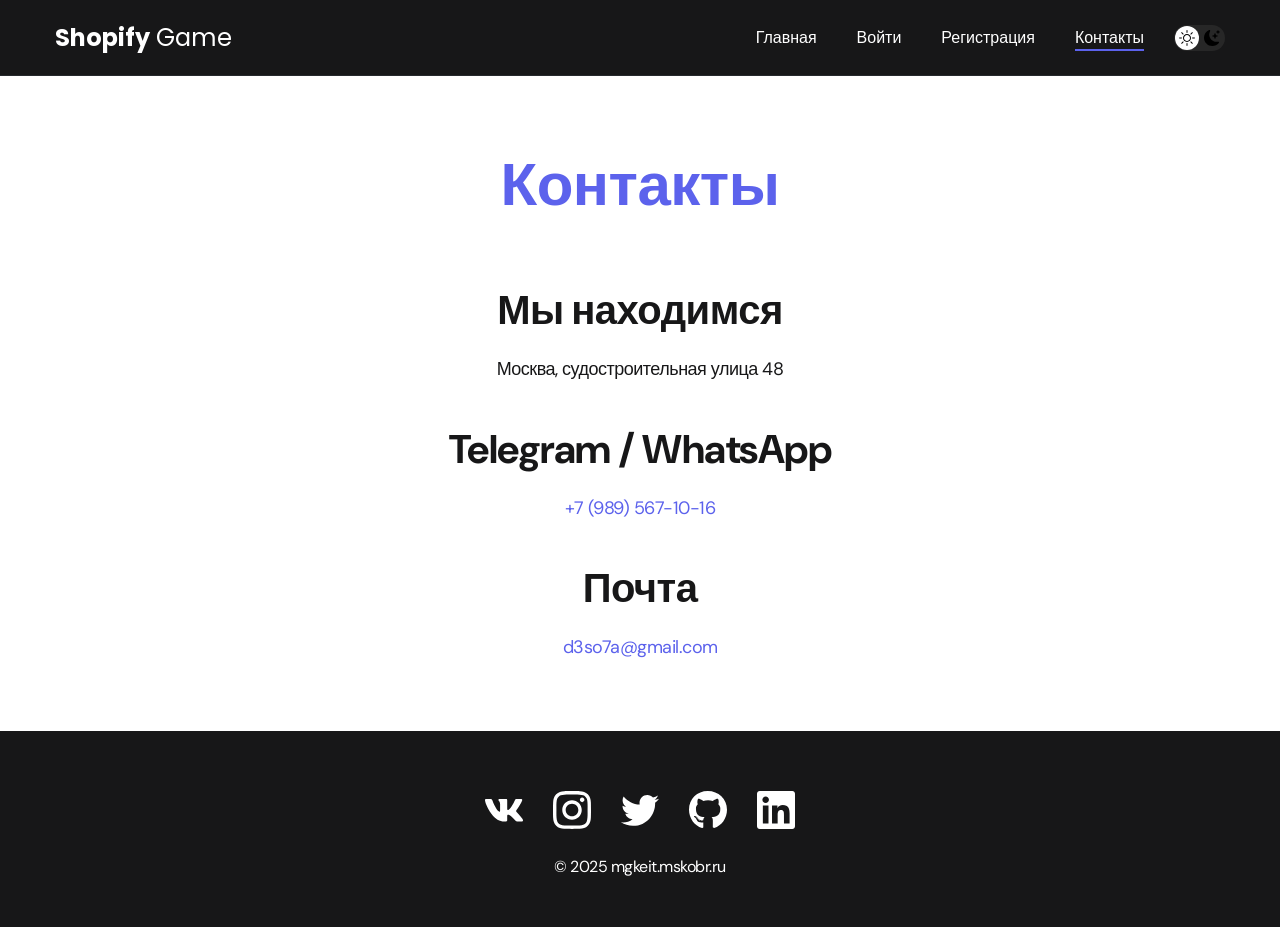
<file: contacts.html>
<!DOCTYPE html>
<html lang="en">
<head>
    <meta charset="UTF-8">
    <meta http-equiv="X-UA-Compatible" content="IE=edge">
    <meta name="viewport" content="width=device-width, initial-scale=1.0">
    <title>webproject</title>
    <link rel="stylesheet" href="./css/main.css">
</head>
<body>
    <nav class="nav">
        <div class="container">
            <div class="nav-row">
                <a href="./index.html" class="logo"><strong>Shopify</strong> Game</a>

                <button class="dark-mode-btn">
                    <img src="./img/icons/sun.svg" alt="Light mode" class="dark-mode-btn__icon">
                    <img src="./img/icons/moon.svg" alt="Dark mode" class="dark-mode-btn__icon">
                </button>
                
                <ul class="nav-list">
                    <li class="nav-list__item"><a href="./index.html" class="nav-list__link">Главная</a></li>
                    <li class="nav-list__item"><a href="./skills.html" class="nav-list__link">Войти</a></li>
                    <li class="nav-list__item"><a href="./skills.html" class="nav-list__link">Регистрация</a></li>
                    <li class="nav-list__item"><a href="./contacts.html" class="nav-list__link nav-list__link--active">Контакты</a></li>
                </ul>
            </div>
        </div>
    </nav>

    <main class="section">
        <div class="container">
                <h1 class="title-1">Контакты</h1>

                <ul class="content-list">
                    <li class="content-list__item">
                        <h2 class="title-2">Мы находимся</h2>
                        <p>Москва, судостроительная улица 48</p>
                    </li>
                    <li class="content-list__item">
                        <h2 class="title-2">Telegram / WhatsApp</h2>
                        <p><a href="tel:+79051234567">+7 (989) 567-10-16</a></p>
                    </li>
                    <li class="content-list__item">
                        <h2 class="title-2">Почта</h2>
                        <p><a href="mailto:webdev@protonmail.com">d3so7a@gmail.com</a></p>
                    </li>
                </ul>

        </div>
    </main>

    <footer class="footer">
        <div class="container">
            <div class="footer__wrapper">
                <ul class="social">
                    <li class="social__item"><a href="#!"><img src="./img/icons/vk.svg" alt="Link"></a></li>
                    <li class="social__item"><a href="#!"><img src="./img/icons/instagram.svg" alt="Link"></a></li>
                    <li class="social__item"><a href="#!"><img src="./img/icons/twitter.svg" alt="Link"></a></li>
                    <li class="social__item"><a href="#!"><img src="./img/icons/gitHub.svg" alt="Link"></a></li>
                    <li class="social__item"><a href="#!"><img src="./img/icons/linkedIn.svg" alt="Link"></a></li>
                </ul>
                <div class="copyright">
                    <p>© 2025 mgkeit.mskobr.ru</p>
                </div>
            </div>
        </div>
    </footer>

    <script src="./js/main.js"></script>

</body>
</html>
</file>
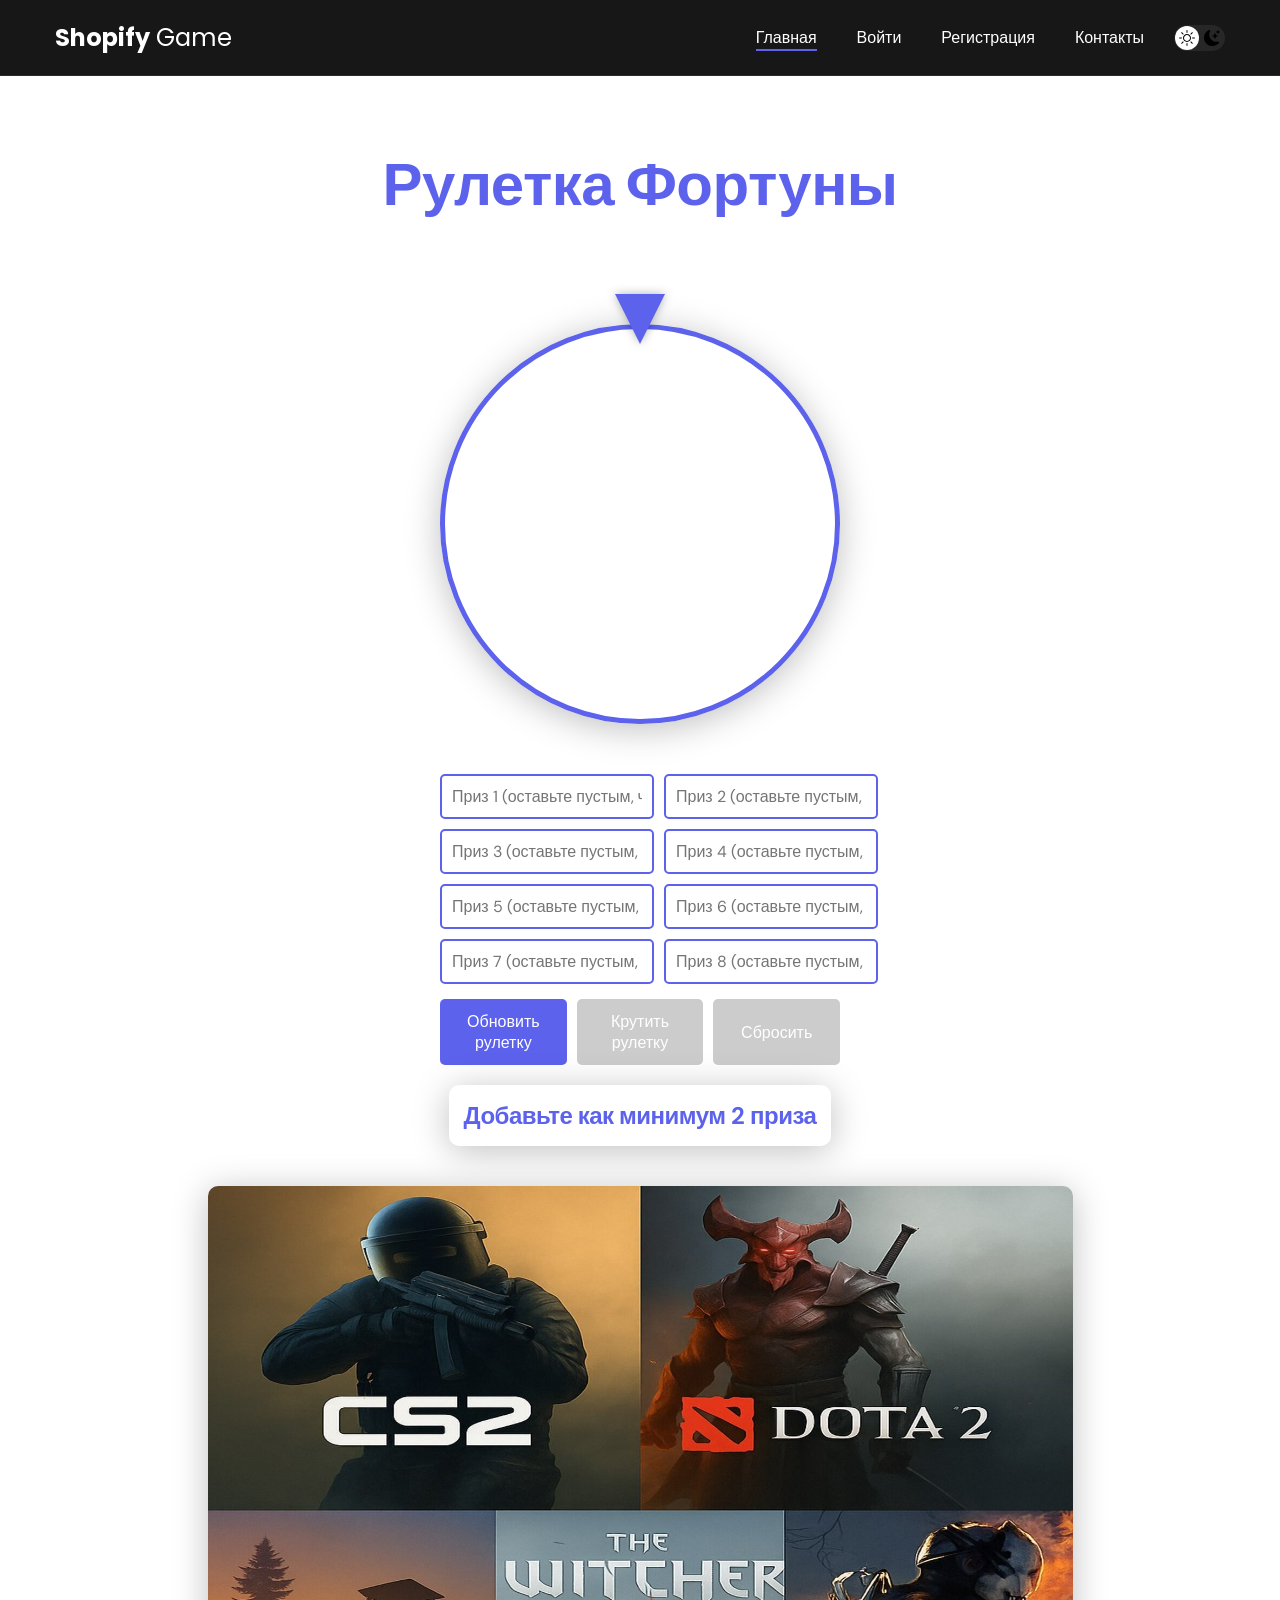
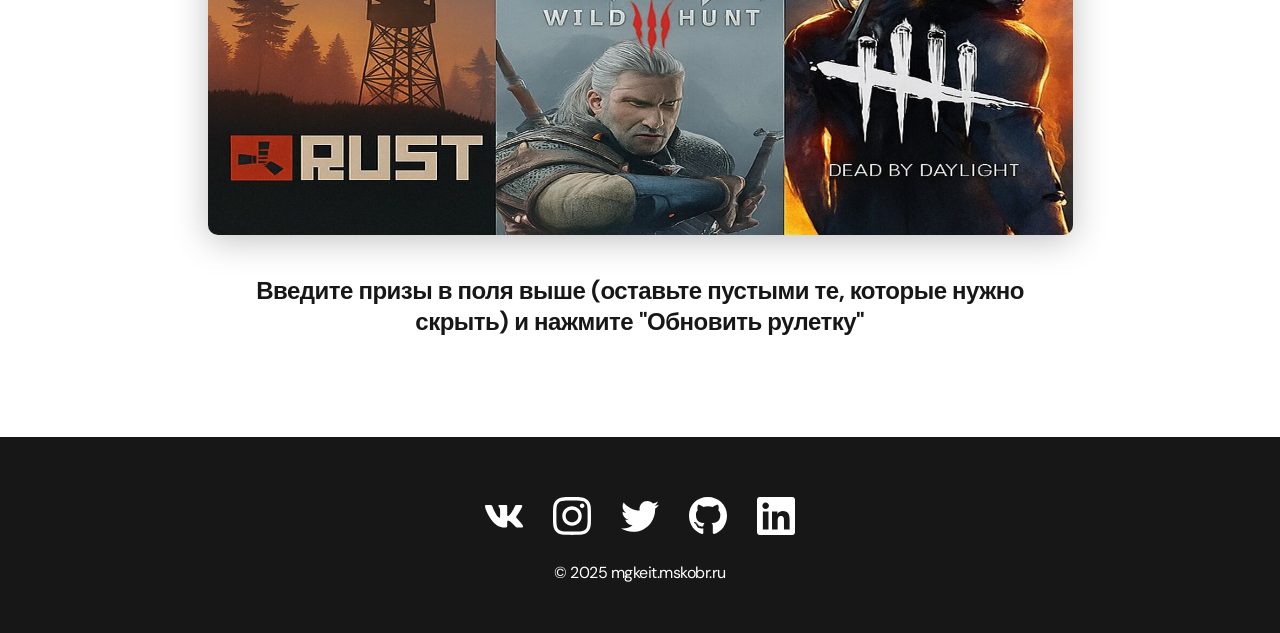
<file: project-page.html>
<!DOCTYPE html>
<html lang="en">
<head>
    <meta charset="UTF-8">
    <meta http-equiv="X-UA-Compatible" content="IE=edge">
    <meta name="viewport" content="width=device-width, initial-scale=1.0">
    <title>Рулетка Фортуны</title>
    <link rel="stylesheet" href="./css/main.css">
    <style>
        /* Fortune Wheel Styles */
        .wheel-container {
            display: flex;
            flex-direction: column;
            align-items: center;
            margin: 40px 0;
        }
        
        .wheel-wrapper {
            position: relative;
            width: 400px;
            height: 400px;
            margin-bottom: 30px;
        }
        
        #wheel {
            width: 100%;
            height: 100%;
            position: relative;
            border-radius: 50%;
            overflow: hidden;
            box-shadow: var(--box-shadow);
            border: 5px solid var(--accent);
            transition: transform 4s cubic-bezier(0.17, 0.67, 0.12, 0.99);
        }
        
        #wheel-pointer {
            position: absolute;
            top: -30px;
            left: 50%;
            transform: translateX(-50%);
            width: 0;
            height: 0;
            border-left: 25px solid transparent;
            border-right: 25px solid transparent;
            border-top: 50px solid var(--accent);
            z-index: 10;
            filter: drop-shadow(0 0 5px rgba(0,0,0,0.3));
        }
        
        .wheel-controls {
            display: flex;
            flex-direction: column;
            gap: 15px;
            width: 400px;
            margin-top: 20px;
        }
        
        .prize-inputs {
            display: grid;
            grid-template-columns: 1fr 1fr;
            gap: 10px;
        }
        
        .prize-inputs input {
            padding: 10px;
            border: 2px solid var(--accent);
            border-radius: 5px;
            font-size: 16px;
        }
        
        .wheel-buttons {
            display: flex;
            gap: 10px;
        }
        
        .wheel-buttons button {
            flex: 1;
            padding: 12px;
            background-color: var(--accent);
            color: white;
            border: none;
            border-radius: 5px;
            font-size: 16px;
            font-weight: 500;
            cursor: pointer;
            transition: all 0.3s ease;
        }
        
        .wheel-buttons button:hover {
            transform: translateY(-2px);
            box-shadow: 0 5px 15px rgba(0, 0, 0, 0.2);
        }
        
        .wheel-buttons button:disabled {
            background-color: #cccccc;
            cursor: not-allowed;
            transform: none;
            box-shadow: none;
        }
        
        .wheel-result {
            margin-top: 20px;
            padding: 15px;
            font-size: 24px;
            font-weight: 700;
            color: var(--accent);
            text-align: center;
            background-color: var(--project-card-bg);
            border-radius: 10px;
            box-shadow: var(--box-shadow);
            min-width: 300px;
        }
        
        /* Confetti styles */
        .confetti {
            position: fixed;
            width: 12px;
            height: 12px;
            opacity: 0;
            z-index: 1000;
            animation: confetti-fall 3s ease-in-out;
        }
        
        @keyframes confetti-fall {
            0% {
                transform: translateY(-100px) rotate(0deg);
                opacity: 1;
            }
            100% {
                transform: translateY(1000px) rotate(360deg);
                opacity: 0;
            }
        }
    </style>
</head>
<body>
    <nav class="nav">
        <div class="container">
            <div class="nav-row">
                <a href="./index.html" class="logo"><strong>Shopify</strong> Game</a>

                <button class="dark-mode-btn">
                    <img src="./img/icons/sun.svg" alt="Light mode" class="dark-mode-btn__icon">
                    <img src="./img/icons/moon.svg" alt="Dark mode" class="dark-mode-btn__icon">
                </button>

                <ul class="nav-list">
                    <li class="nav-list__item"><a href="./index.html" class="nav-list__link nav-list__link--active">Главная</a></li>
                    <li class="nav-list__item"><a href="./logout/login-password/lgpass.html" class="nav-list__link">Войти</a></li>
                    <li class="nav-list__item"><a href="./logout/login-password/register.html" class="nav-list__link">Регистрация</a></li>
                    <li class="nav-list__item"><a href="./contacts.html" class="nav-list__link">Контакты</a></li>
                </ul>
            </div>
        </div>
    </nav>

    <main class="section">
        <div class="container">
            <div class="project-details">

                <h1 class="title-1">Рулетка Фортуны</h1>

                <!-- Fortune Wheel -->
                <div class="wheel-container">
                    <div class="wheel-wrapper">
                        <div id="wheel-pointer"></div>
                        <canvas id="wheel" width="400" height="400"></canvas>
                    </div>
                    
                    <div class="wheel-controls">
                        <div class="prize-inputs">
                            <input type="text" id="prize1" placeholder="Приз 1 (оставьте пустым, чтобы скрыть)">
                            <input type="text" id="prize2" placeholder="Приз 2 (оставьте пустым, чтобы скрыть)">
                            <input type="text" id="prize3" placeholder="Приз 3 (оставьте пустым, чтобы скрыть)">
                            <input type="text" id="prize4" placeholder="Приз 4 (оставьте пустым, чтобы скрыть)">
                            <input type="text" id="prize5" placeholder="Приз 5 (оставьте пустым, чтобы скрыть)">
                            <input type="text" id="prize6" placeholder="Приз 6 (оставьте пустым, чтобы скрыть)">
                            <input type="text" id="prize7" placeholder="Приз 7 (оставьте пустым, чтобы скрыть)">
                            <input type="text" id="prize8" placeholder="Приз 8 (оставьте пустым, чтобы скрыть)">
                        </div>
                        <div class="wheel-buttons">
                            <button id="update-btn">Обновить рулетку</button>
                            <button id="spin-btn">Крутить рулетку</button>
                            <button id="reset-btn" disabled>Сбросить</button>
                        </div>
                    </div>
                    
                    <div class="wheel-result" id="result">Введите призы и обновите рулетку</div>
                </div>

                <img src="./img/projects/02-big.jpg" alt="" class="project-details__cover">

                <div class="project-details__desc">
                    <p>Введите призы в поля выше (оставьте пустыми те, которые нужно скрыть) и нажмите "Обновить рулетку"</p>
                </div>

            </div>
        </div>
    </main>

    <footer class="footer">
        <div class="container">
            <div class="footer__wrapper">
                <ul class="social">
                    <li class="social__item"><a href="#!"><img src="./img/icons/vk.svg" alt="Link"></a></li>
                    <li class="social__item"><a href="#!"><img src="./img/icons/instagram.svg" alt="Link"></a></li>
                    <li class="social__item"><a href="#!"><img src="./img/icons/twitter.svg" alt="Link"></a></li>
                    <li class="social__item"><a href="#!"><img src="./img/icons/gitHub.svg" alt="Link"></a></li>
                    <li class="social__item"><a href="#!"><img src="./img/icons/linkedIn.svg" alt="Link"></a></li>
                </ul>
                <div class="copyright">
                    <p>© 2025 mgkeit.mskobr.ru</p>
                </div>
            </div>
        </div>
    </footer>

    <script src="./js/main.js"></script>
    <script>
        document.addEventListener('DOMContentLoaded', function() {
            const wheelCanvas = document.getElementById('wheel');
            const ctx = wheelCanvas.getContext('2d');
            const spinBtn = document.getElementById('spin-btn');
            const resetBtn = document.getElementById('reset-btn');
            const updateBtn = document.getElementById('update-btn');
            const resultElement = document.getElementById('result');
            const prizeInputs = [
                document.getElementById('prize1'),
                document.getElementById('prize2'),
                document.getElementById('prize3'),
                document.getElementById('prize4'),
                document.getElementById('prize5'),
                document.getElementById('prize6'),
                document.getElementById('prize7'),
                document.getElementById('prize8')
            ];
            
            const colors = ['#FF5252', '#FFEB3B', '#4CAF50', '#2196F3', 
                          '#9C27B0', '#FF9800', '#795548', '#607D8B'];
            let activePrizes = [];
            let activeColors = [];
            let isSpinning = false;
            let currentRotation = 0;
            let targetPrizeIndex = 0;
            
            // Initialize wheel
            function initWheel() {
                updateWheel();
            }
            
            // Update wheel with only non-empty prizes
            function updateWheel() {
                // Filter out empty prizes
                activePrizes = [];
                activeColors = [];
                
                prizeInputs.forEach((input, index) => {
                    if (input.value.trim() !== '') {
                        activePrizes.push(input.value.trim());
                        activeColors.push(colors[index]);
                    }
                });
                
                if (activePrizes.length < 2) {
                    resultElement.textContent = "Добавьте как минимум 2 приза";
                    spinBtn.disabled = true;
                    return;
                }
                
                spinBtn.disabled = false;
                resultElement.textContent = "Готово к запуску! Введено призов: " + activePrizes.length;
                drawWheel();
            }
            
            // Draw wheel with active prizes only
            function drawWheel() {
                const centerX = wheelCanvas.width / 2;
                const centerY = wheelCanvas.height / 2;
                const radius = wheelCanvas.width / 2;
                const segmentCount = activePrizes.length;
                const arc = Math.PI * 2 / segmentCount;
                
                ctx.clearRect(0, 0, wheelCanvas.width, wheelCanvas.height);
                
                // Draw segments only for active prizes
                for (let i = 0; i < segmentCount; i++) {
                    const angle = i * arc;
                    ctx.beginPath();
                    ctx.fillStyle = activeColors[i];
                    ctx.moveTo(centerX, centerY);
                    ctx.arc(centerX, centerY, radius, angle, angle + arc, false);
                    ctx.lineTo(centerX, centerY);
                    ctx.fill();
                    ctx.strokeStyle = "#fff";
                    ctx.lineWidth = 2;
                    ctx.stroke();
                    
                    // Draw text with larger font
                    ctx.save();
                    ctx.translate(centerX, centerY);
                    ctx.rotate(angle + arc / 2);
                    ctx.textAlign = "right";
                    ctx.fillStyle = "#fff";
                    ctx.font = "bold 18px Arial";
                    
                    // Adjust text position based on length
                    const text = activePrizes[i];
                    const maxLength = 12;
                    const displayText = text.length > maxLength ? 
                        text.substring(0, maxLength) + '...' : text;
                    
                    ctx.fillText(displayText, radius - 30, 8);
                    ctx.restore();
                }
                
                // Draw center circle
                ctx.beginPath();
                ctx.fillStyle = "#fff";
                ctx.arc(centerX, centerY, 20, 0, Math.PI * 2, false);
                ctx.fill();
            }
            
            // Spin the wheel to specific prize
            function spinToPrize(index) {
                if (isSpinning || activePrizes.length < 2) return;
                
                isSpinning = true;
                spinBtn.disabled = true;
                updateBtn.disabled = true;
                resetBtn.disabled = true;
                resultElement.textContent = "Крутим...";
                
                // Calculate target rotation to land on the selected prize
                const segmentCount = activePrizes.length;
                const arc = Math.PI * 2 / segmentCount;
                targetPrizeIndex = index;
                
                // Correct calculation for any number of segments
                // Pointer is at top (12 o'clock position)
                // We need the center of the selected segment to land at the pointer
                const segmentCenterAngle = (index * arc) + (arc / 2);
                // We need to rotate so that this angle points up (3π/2 radians)
                const targetAngle = (3 * Math.PI / 2) - segmentCenterAngle;
                
                // Add multiple full rotations
                const rotations = 5;
                const targetRotation = currentRotation + (Math.PI * 2 * rotations) + targetAngle;
                
                const spinDuration = 4000;
                const startTime = performance.now();
                
                function animate(time) {
                    const elapsed = time - startTime;
                    const progress = Math.min(elapsed / spinDuration, 1);
                    const easeProgress = easeOutCubic(progress);
                    
                    currentRotation = easeProgress * (targetRotation - currentRotation) + currentRotation;
                    wheelCanvas.style.transform = `rotate(${currentRotation}rad)`;
                    
                    if (progress < 1) {
                        requestAnimationFrame(animate);
                    } else {
                        finishSpin();
                    }
                }
                
                requestAnimationFrame(animate);
            }
            
            // Random spin
            function spinWheel() {
                if (activePrizes.length < 2) return;
                const randomIndex = Math.floor(Math.random() * activePrizes.length);
                spinToPrize(randomIndex);
            }
            
            // Easing function for smooth stop
            function easeOutCubic(t) {
                return 1 - Math.pow(1 - t, 3);
            }
            
            // Finish spin and show result
            function finishSpin() {
                isSpinning = false;
                resetBtn.disabled = false;
                updateBtn.disabled = false;
                
                const prize = activePrizes[targetPrizeIndex];
                resultElement.textContent = `Поздравляем! Вы выиграли: ${prize}`;
                createConfetti();
            }
            
            // Reset wheel
            function resetWheel() {
                currentRotation = 0;
                wheelCanvas.style.transform = 'rotate(0rad)';
                drawWheel();
                resultElement.textContent = "Готово к запуску! Введено призов: " + activePrizes.length;
                spinBtn.disabled = activePrizes.length < 2;
                resetBtn.disabled = true;
            }
            
            // Create confetti effect
            function createConfetti() {
                const colorPalette = ['#f00', '#0f0', '#00f', '#ff0', '#f0f', '#0ff', '#f80', '#08f'];
                
                for (let i = 0; i < 200; i++) {
                    const confetti = document.createElement('div');
                    confetti.className = 'confetti';
                    confetti.style.left = `${Math.random() * 100}vw`;
                    confetti.style.backgroundColor = colorPalette[Math.floor(Math.random() * colorPalette.length)];
                    confetti.style.width = `${Math.random() * 10 + 5}px`;
                    confetti.style.height = `${Math.random() * 10 + 5}px`;
                    confetti.style.animationDuration = `${Math.random() * 2 + 2}s`;
                    confetti.style.transform = `rotate(${Math.random() * 360}deg)`;
                    
                    document.body.appendChild(confetti);
                    
                    setTimeout(() => {
                        confetti.remove();
                    }, 3000);
                }
            }
            
            // Event listeners
            spinBtn.addEventListener('click', spinWheel);
            resetBtn.addEventListener('click', resetWheel);
            updateBtn.addEventListener('click', updateWheel);
            
            // Initialize
            initWheel();
        });
    </script>
</body>
</html>
</file>
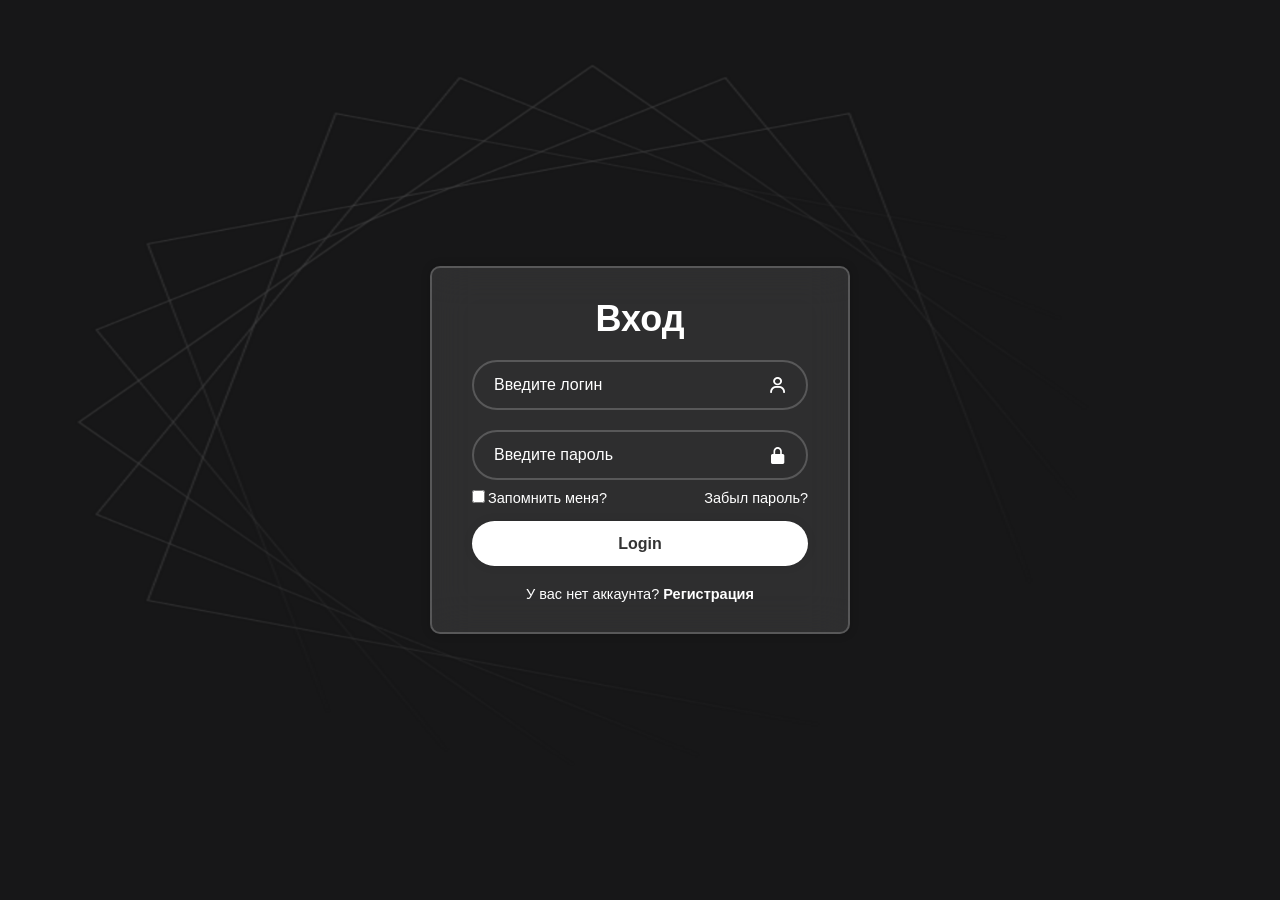
<file: logout/login-password/lgpass.html>
<!DOCTYPE html>
<html lang="en">
<head>
    <meta charset="UTF-8">
    <meta http-equiv="X-UA-Compatible" content="IE=edge">
    <meta name="viewport" content="width=device-width, initial-scale=1.0"> 
    <title>Form login and password</title>
    <link rel="stylesheet" href="style.css">
    <link href='https://unpkg.com/boxicons@2.1.4/css/boxicons.min.css' rel="stylesheet">
    <link rel="icon" href="free.icon.ico">

</head>
<body>
    <div class="wrapper" >
        <form action="src/login.php" method="post" enctype="multipart/form-data">
            <h1>Вход</h1>
            <div class="input-box">
            <input type="text" placeholder="Введите логин" required name="login">
            <i class='bx bx-user'></i>
        </div>
        <div class="input-box">
            <input type="password" placeholder="Введите пароль" required name="password">
            <i class='bx bxs-lock-alt'></i>
        </div>
        <div class="remember">
            <label for=""> <input type="checkbox">Запомнить меня? </label>
            <a href="recovery.html" target = "_blank">Забыл пароль? </a>
        </div>

        <button type="submit" class="btn">Login</button>

        <div class="register-link">
            <p>У вас нет аккаунта? <a href="register.html" target="_blank">Регистрация</a></p>
        </div>
        </form>
    </div>
</html>
</file>
<file: css/main.css>
@import "./reset.css";
@import url('https://fonts.googleapis.com/css2?family=DM+Sans:wght@400;500;700&family=Poppins:wght@400;500;700&display=swap');

/*
font-family: 'DM Sans', sans-serif;
font-family: 'Poppins', sans-serif;
*/

/* * {
    border: 1px solid red;
} */

:root {
    --blackpure: #000;
    --black: #171718;
    --black-border: #26292D;
    --white: #fff;
    --purple: #5C62EC;

    --text-color: var(--black);

    --dark-bg: var(--black);
    --dark-border: var(--black-border);
    --header-text: var(--white);
    --accent: var(--purple);

    /* Light mode */
    --page-bg: var(--white);
    --text-color: var(--black);

    --title-1: var(--accent);

    --project-card-bg: var(--white);
    --project-card-text: var(--black);
    --box-shadow: 0px 5px 35px rgba(0, 0, 0, 0.25);
}

.dark {
     /* Dark mode */
    --page-bg: #252526;
    --text-color: var(--white);

    --title-1: var(--white);

    --project-card-bg: var(--black);
    --project-card-text: var(--white);
    --box-shadow: 0px 5px 35px rgba(0, 0, 0, 0.8);
}

html, body {
    display: flex;
    flex-direction: column;
    min-height: 100vh;

    font-family: 'DM Sans', sans-serif;
    letter-spacing: -0.5px;

    /* Light mode */
    background-color: var(--page-bg);
    color: var(--text-color);
}

/* General */

.container {
    margin: 0 auto;
    padding: 0 15px;
    max-width: 1200px;
}

.none {
    display: none !important;
}

.section {
    padding: 70px 0;
}

.title-1 {
    margin-bottom: 60px;

    font-size: 60px;
    font-weight: 700;
    line-height: 1.3;
    color: var(--title-1);
    text-align: center;
}

.title-2 {
    margin-bottom: 20px;

    font-size: 40px;
    font-weight: 700;
    line-height: 1.3;
}

/* Nav */

.nav {
    padding: 20px 0;
    border-bottom: 1px solid var(--dark-border);
    background-color: var(--dark-bg);
    color: var(--header-text);
    letter-spacing: normal;
}

.nav-row {
    display: flex;
    justify-content: flex-end;
    align-items: center;
    column-gap: 30px;
    row-gap: 20px;
    flex-wrap: wrap;
}

.logo {
    margin-right: auto;
    color: var(--header-text);
    font-size: 24px;
    font-family: 'Poppins', sans-serif;
    color: #fff;
}

.logo:hover {
    color: #5C62EC;
}

.logo strong {
    font-weight: 700;
}

.nav-list {
    display: flex;
    flex-wrap: wrap;
    row-gap: 10px;
    align-items: center;
    column-gap: 40px;
    font-size: 16px;
    font-weight: 500;
    font-family: 'Poppins', sans-serif;
}

.nav-list__link {
    color: var(--header-text);
    transition: opacity 0.2s ease-in;
}

.nav-list__link:hover {
    opacity: 0.8;
}

.nav-list__link--active {
    position: relative;
}

.nav-list__link--active::before {
    content: "";

    position: absolute;
    left: 0;
    top: 100%;

    display: block;
    height: 2px;
    width: 100%;
    background-color: var(--accent);
}

/* Dark mode btn */

.dark-mode-btn {
    order: 9;

    position: relative;
    display: flex;
    justify-content: space-between;

    width: 51px;
    height: 26px;
    padding: 5px;

    border-radius: 50px;
    background-color: #272727;
}

.dark-mode-btn::before {
    content: "";

    position: absolute;
    top: 1px;
    left: 1px;

    display: block;
    width: 24px;
    height: 24px;

    border-radius: 50%;
    background-color: var(--white);

    transition: left 0.2s ease-in;
}

.dark-mode-btn--active::before {
    left: 26px;
}

.dark-mode-btn__icon {
    position: relative;
    z-index: 9;
}

/* Header */

.header {
    padding: 40px 0;
    min-height: 695px;

    display: flex;
    justify-content: center;
    align-items: center;

    background-color: var(--dark-bg);
    background-image: url('./../img/header-bg.png');
    background-repeat: no-repeat;
    background-size: auto;
    background-position: center center;

    color: var(--header-text);
    text-align: center;
}

.header__wrapper {
    padding: 0 15px;
    max-width: 660px;
}

.header__title {
    margin-bottom: 20px;
    font-size: 40px;
    font-weight: 700;
    line-height: 1.4;
}

.header__title strong {
    font-size: 60px;
    font-weight: 700;
}

.header__title em {
    font-style: normal;
    color: var(--accent);
}

.header__text {
    margin-bottom: 40px;
    font-size: 18px;
    line-height: 1.333;
}

.header__text p + p{
    margin-top: 0.5em;
}

/* Btn */

.btn {
    display: inline-block;
    height: 48px;
    padding: 12px 28px;

    border-radius: 5px;
    background-color: var(--accent);
    color: var(--white);
    letter-spacing: 0.15px;
    font-size: 16px;
    font-weight: 500;

    transition: opacity 0.2s ease-in;
}

.btn:hover {
    opacity: 0.8;
}

.btn:active {
    position: relative;
    top: 1px;
}

/* Btn outline */

.btn-outline {
    display: flex;
    column-gap: 10px;
    align-items: center;

    height: 48px;
    padding: 12px 20px;

    border-radius: 5px;
    border: 1px solid var(--blackpure);
    background-color: var(--white);
    color: var(--blackpure);

    transition: opacity 0.2s ease-in;
}

.btn-outline:hover {
    opacity: 0.8;
}

.btn-outline:active {
    position: relative;
    top: 1px;
}

/* Projects  */

.projects {
    display: flex;
    justify-content: center;
    flex-wrap: wrap;
    column-gap: 30px;
    row-gap: 30px;
}

.project {
    max-width: 370px;
    background-color: var(--project-card-bg);
    box-shadow: var(--box-shadow);
    border-radius: 10px;
}

.project__img {
    border-radius: 10px;
}

.project__title {
    padding: 15px 20px 25px;
    font-weight: 700;
    font-size: 24px;
    line-height: 1.3;
    color: var(--project-card-text);
}

/* Project details */

.project-details {
    margin: 0 auto;
    max-width: 865px;

    display: flex;
    flex-direction: column;
    align-items: center;

    text-align: center;
}

.project-details__cover {
    max-width: 100%;
    margin-bottom: 40px;

    box-shadow: 0px 5px 35px rgba(0, 0, 0, 0.25);
    border-radius: 10px;
}

.project-details__desc {
    margin-bottom: 30px;

    font-weight: 700;
    font-size: 24px;
    line-height: 1.3;
}

/* Content list */

.content-list {
    margin: 0 auto;
    max-width: 570px;
    display: flex;
    flex-direction: column;
    align-items: center;
    row-gap: 40px;
    text-align: center;
}

.content-list a {
    color: var(--accent);
}

.content-list__item {
    font-size: 18px;
    line-height: 1.5;
}

.content-list__item p + p {
    margin-top: 0.5em;
}

/* Footer */

.footer {
    margin-top: auto;
    padding: 60px 0 50px;
    background-color: var(--dark-bg);
    color: var(--header-text);
}

.footer__wrapper {
    display: flex;
    flex-direction: column;
    align-items: center;
    row-gap: 27px;
}

.social {
    display: flex;
    column-gap: 30px;
    align-items: center;
}

.copyright {
    font-size: 16px;
}

.copyright p + p {
    margin-top: 0.5em;
}

@media (max-width: 620px) {

    /* Header  */

    .header {
        min-height: unset;
    }

    .header__title {
        font-size: 30px;
    }

    .header__title strong {
        font-size: 40px;
    }

    /* Nav */

    .nav-row {
        justify-content: space-between;
    }

    .dark-mode-btn {
        order: 0;
    }

    /* General */

    .section {
        padding: 40px 0;
    }

    .title-1 {
        margin-bottom: 30px;
        font-size: 40px;
    }

    .title-2 {
        margin-bottom: 10px;
        font-size: 30px;
    }

    /* Projects */

    .project__title {
        font-size: 22px;
    }

    /* Project page */

    .project-details__desc {
        margin-bottom: 20px;
        font-size: 22px;
    }

    /* Content List */

    .content-list {
        row-gap: 20px;
    }

    .content-list__item {
        font-size: 16px;
    }

    /* Footer */

    .footer {
        padding: 40px 0 30px;
    }

    .footer__wrapper {
        row-gap: 20px;
    }

    /* Social */

    .social {
        column-gap: 20px;
    }

    .social__item {
        width: 28px;
    }

}
</file>
<file: logout/login-password/style.css>
* {
    margin: 0;
    padding: 0;
    box-sizing: border-box;
    font-family: "Poppins", sans-serif;
}

body {
    display: flex;
    justify-content: center;
    align-items: center;
    height: 100vh; /* Заменяем min-width на height */
    background: url('background.jpg');
    background-size: cover;
    background-position: center;
}

.wrapper {
    width: 420px;
    background: rgba(255, 255, 255, 0.1); /* Заменим для прозрачности */
    border: 2px solid rgba(255, 255, 255, 0.2); /* Альфа-значение для прозрачности */
    backdrop-filter: blur(20px);
    box-shadow: 0 0 10px rgba(0, 0, 0, 0.2);
    color: #fff;
    border-radius: 10px;
    padding: 30px 40px;
}

.wrapper h1 {
    font-size: 36px;
    text-align: center;
}

.wrapper .input-box {
    width: 100%;
    height: 50px;
    margin: 20px 0; /* Уменьшаем отступы для меньшего пространства */
    position: relative;
}

.input-box input {
    width: 100%;
    height: 100%;
    background: transparent;
    border: none;
    outline: none;
    border: 2px solid rgba(255, 255, 255, 0.2);
    border-radius: 40px;
    font-size: 16px;
    color: #fff;
    padding: 20px 45px 20px 20px;
}

.input-box input::placeholder {
    color: #fff;
}

.input-box i {
    position: absolute;
    right: 20px;
    top: 50%;
    transform: translateY(-50%);
    font-size: 20px;
    
}

.wrapper .remember {
    display: flex;
    justify-content: space-between;
    font-size: 14.5px;
    margin: -10px 0 15px; /* Уменьшаем отступы */
}

.remember label input {
    accent-color: #fff;
    margin-right: 3px;
}

.remember a {
    color: #fff;
    text-decoration: none;
}

.remember a:hover {
    text-decoration: underline;
}

.wrapper .btn {
    width: 100%;
    height: 45px;
    background: #fff;
    border: none;
    outline: none;
    border-radius: 40px;
    box-shadow: 0 0 10px rgba(0, 0, 0, 0.1);
    cursor: pointer;
    font-size: 16px;
    color: #333;
    font-weight: 600;
}

.wrapper .btn:hover {
    background-color: #5c62ec;
    color: #fff;
}

.wrapper .register-link {
    font-size: 14.5px;
    text-align: center;
    margin-top: 20px;
}

.register-link p a {
    color: #fff;
    text-decoration: none;
    font-weight: 600;
}

.register-link p a:hover {
    text-decoration: underline;
    color: #5c62ec;
}

.login-link p a {
    color: #fff;
    text-decoration: none;
    font-weight: 600;
}

.login-link p a:hover {
    text-decoration: underline;
    color: #5c62ec
}
</file>
